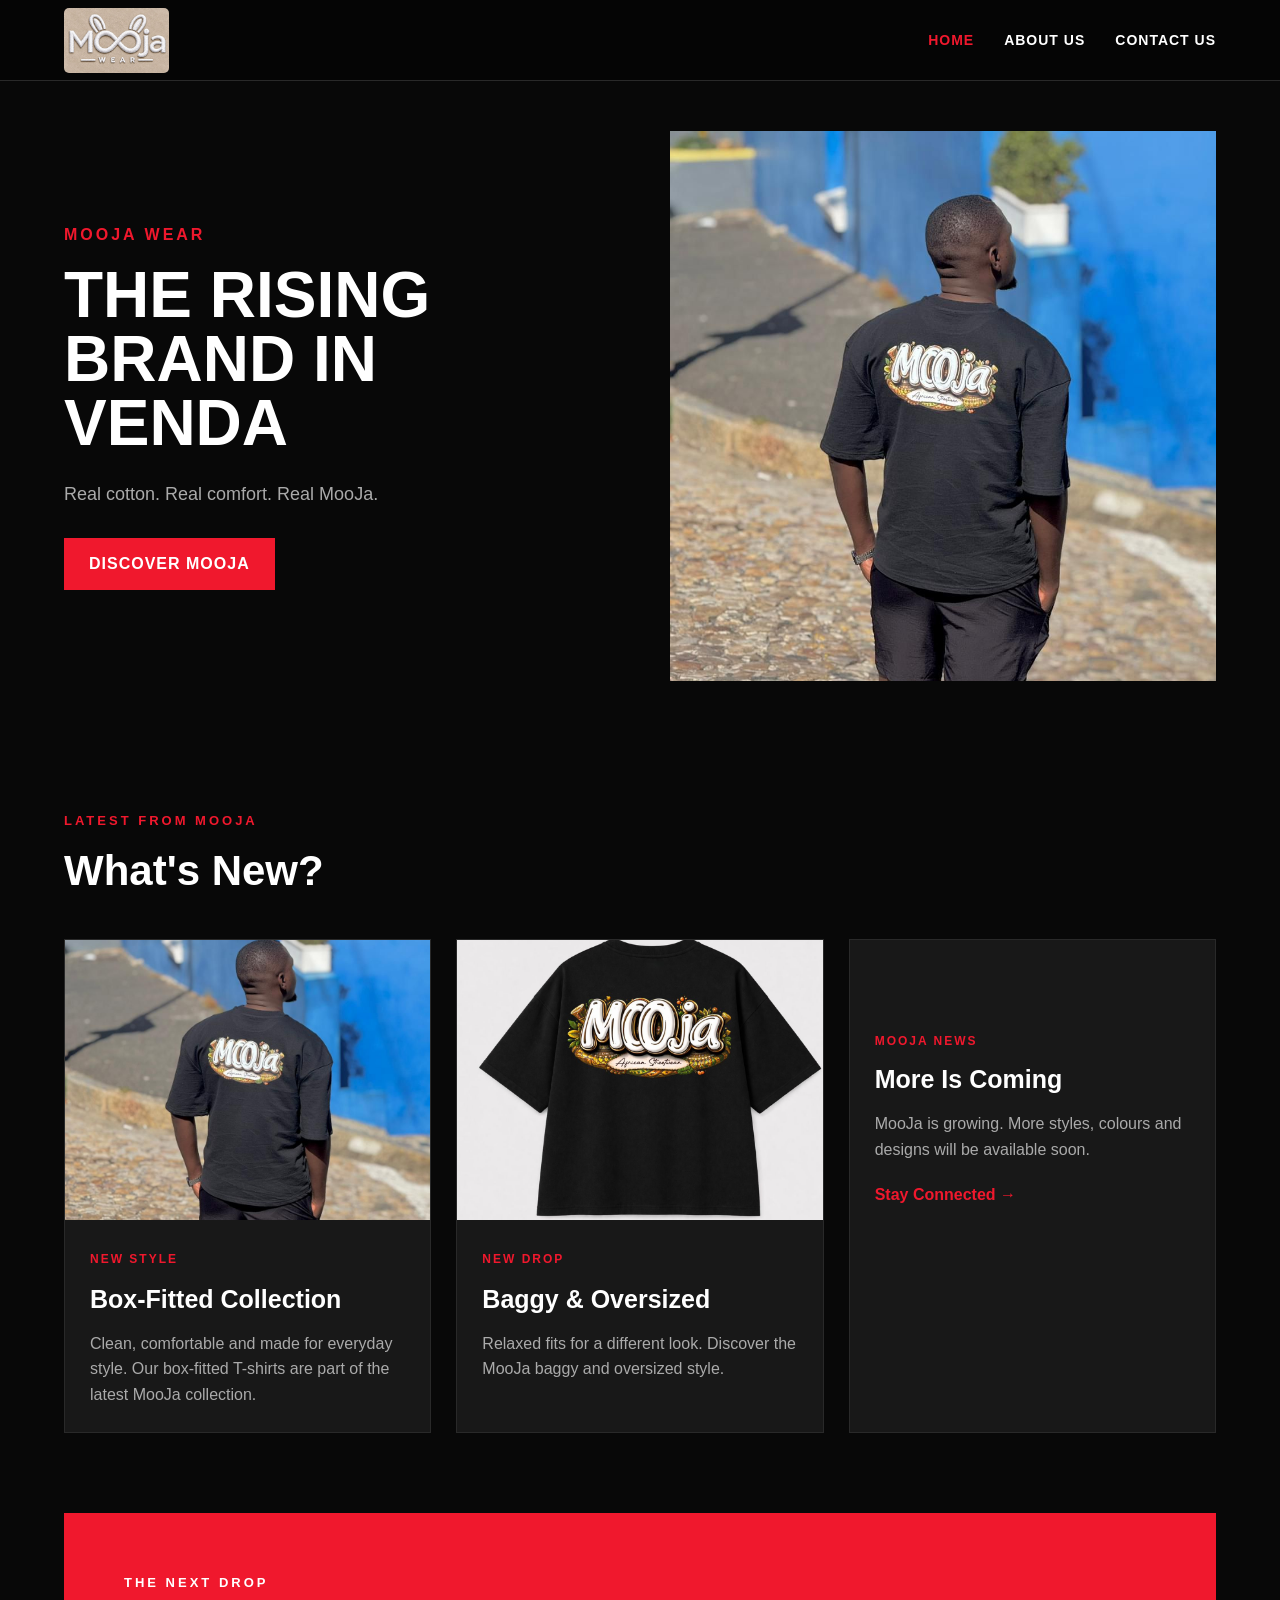
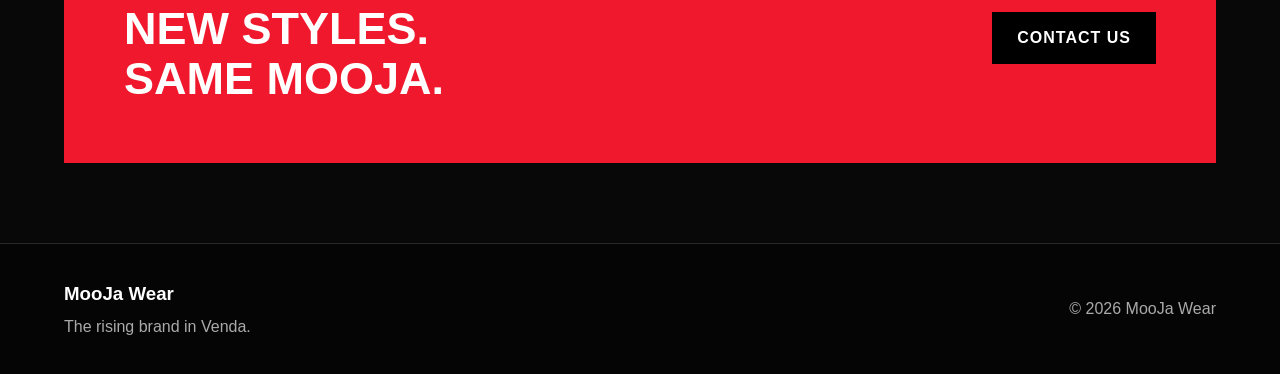
<file: index.html>
<!DOCTYPE html>
<html lang="en">
<head>
    <meta charset="UTF-8">
    <meta name="viewport" content="width=device-width, initial-scale=1.0">
    <title>MooJa Wear | The Rising Brand in Venda</title>
    <link rel="stylesheet" href="mooja.css">
</head>

<body>

<header>
    <div class="nav-container">

        <a class="logo" href="index.html">
            <img src="logo.jpeg" alt="MooJa Wear Logo">
        </a>

        <nav>
            <a href="index.html" class="active">Home</a>
            <a href="about.html">About Us</a>
            <a href="contact.html">Contact Us</a>
        </nav>

    </div>
</header>


<main>

    <section class="hero">

        <div class="hero-text">
            <p class="small-title">MOOJA WEAR</p>

            <h1>
                THE RISING<br>
                BRAND IN VENDA
            </h1>

            <p>
                Real cotton. Real comfort. Real MooJa.
            </p>

            <a href="about.html" class="main-button">
                Discover MooJa
            </a>
        </div>

        <div class="hero-image">
            <img src="sale.jpeg" alt="MooJa T-shirt">
        </div>

    </section>


    <section class="news">

        <div class="section-title">
            <p>LATEST FROM MOOJA</p>
            <h2>What's New?</h2>
        </div>

        <div class="news-container">

            <div class="news-card">
                <img src="sale.jpeg" alt="MooJa Box-Fitted T-shirt">

                <div class="news-content">
                    <span>NEW STYLE</span>
                    <h3>Box-Fitted Collection</h3>
                    <p>
                        Clean, comfortable and made for everyday style.
                        Our box-fitted T-shirts are part of the latest MooJa collection.
                    </p>
                </div>
            </div>


            <div class="news-card">
                <img src="baggy.jpeg" alt="MooJa Baggy T-shirt">

                <div class="news-content">
                    <span>NEW DROP</span>
                    <h3>Baggy & Oversized</h3>
                    <p>
                        Relaxed fits for a different look.
                        Discover the MooJa baggy and oversized style.
                    </p>
                </div>
            </div>


            <div class="news-card">

                <div class="news-content brand-message">
                    <span>MOOJA NEWS</span>

                    <h3>More Is Coming</h3>

                    <p>
                        MooJa is growing. More styles, colours and designs
                        will be available soon.
                    </p>

                    <a href="contact.html" class="text-button">
                        Stay Connected →
                    </a>
                </div>

            </div>

        </div>

    </section>


    <section class="drop-banner">

        <div>
            <p>THE NEXT DROP</p>

            <h2>
                NEW STYLES.<br>
                SAME MOOJA.
            </h2>
        </div>

        <a href="contact.html" class="main-button">
            Contact Us
        </a>

    </section>

</main>


<footer>
    <div class="footer-container">

        <div>
            <h3>MooJa Wear</h3>
            <p>The rising brand in Venda.</p>
        </div>

        <div>
            <p>© <span class="year"></span> MooJa Wear</p>
        </div>

    </div>
</footer>


<script src="Mooja.js"></script>

</body>
</html>
</file>
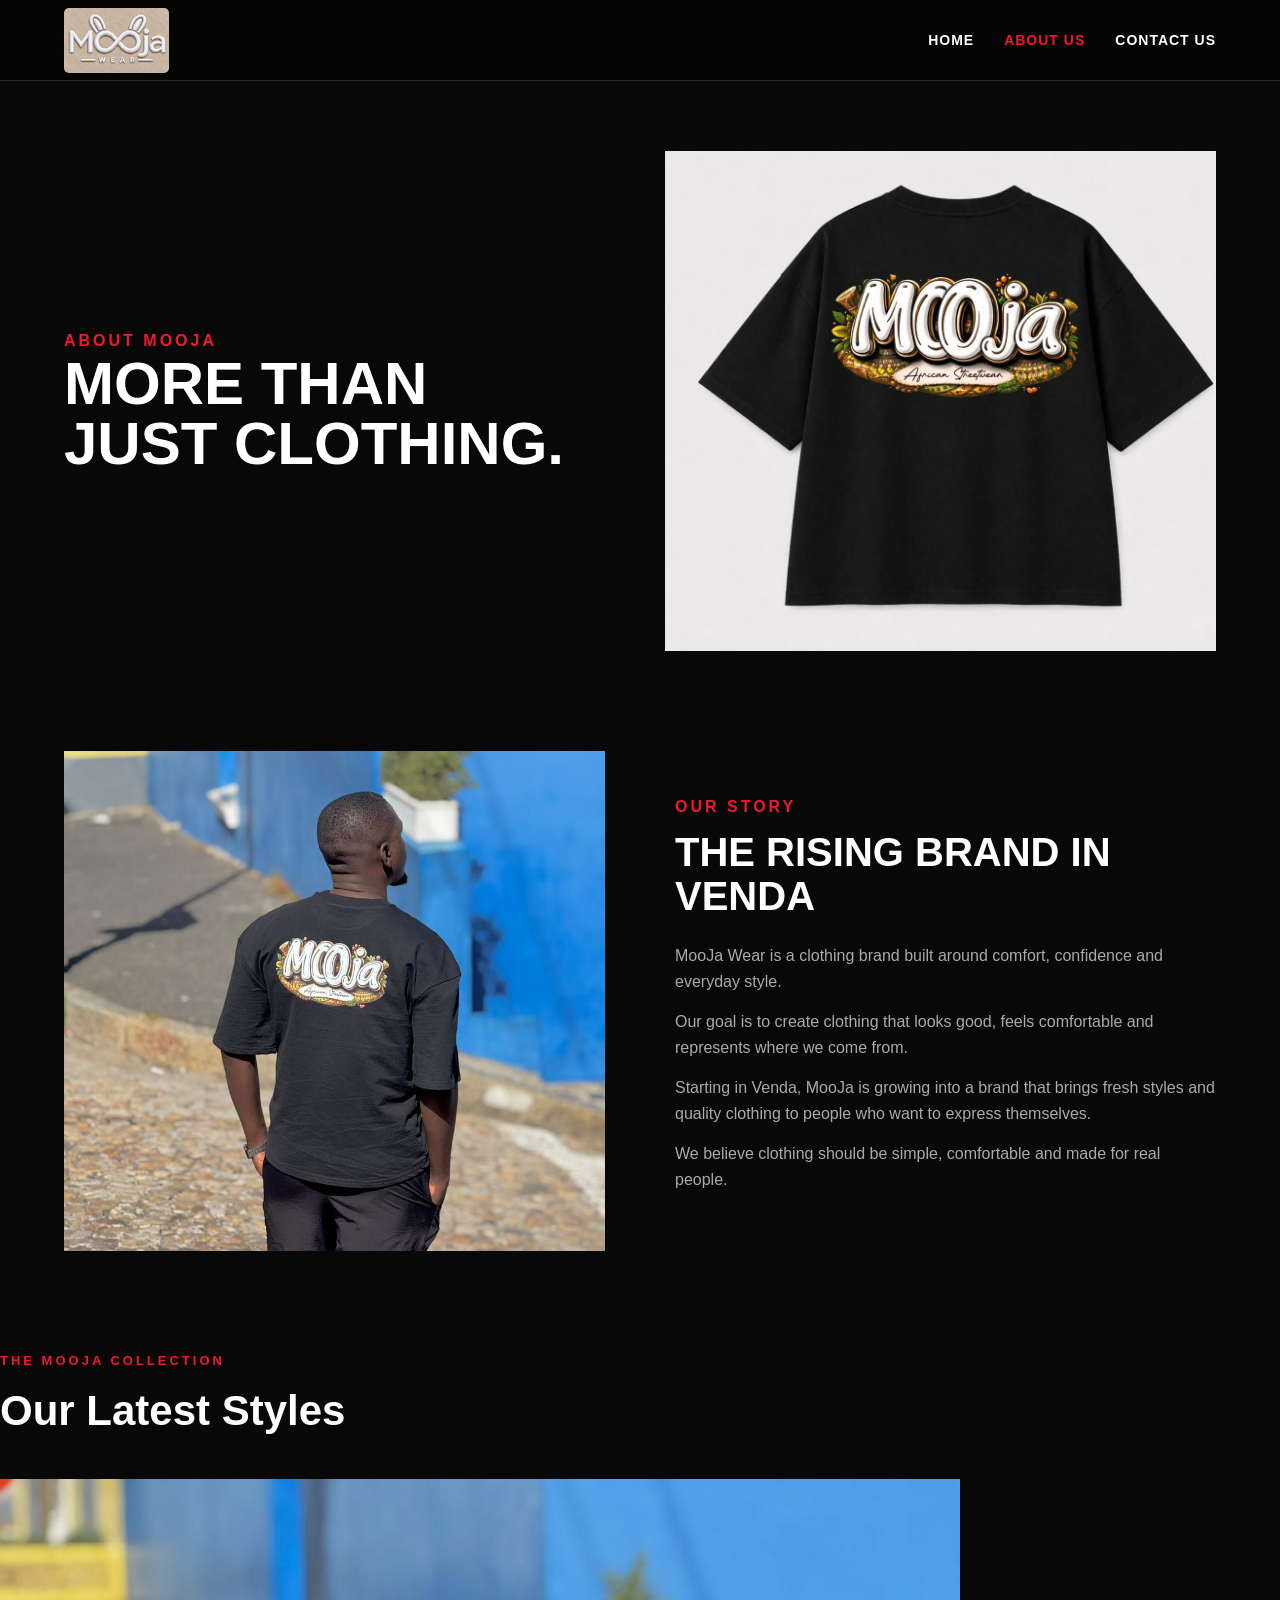
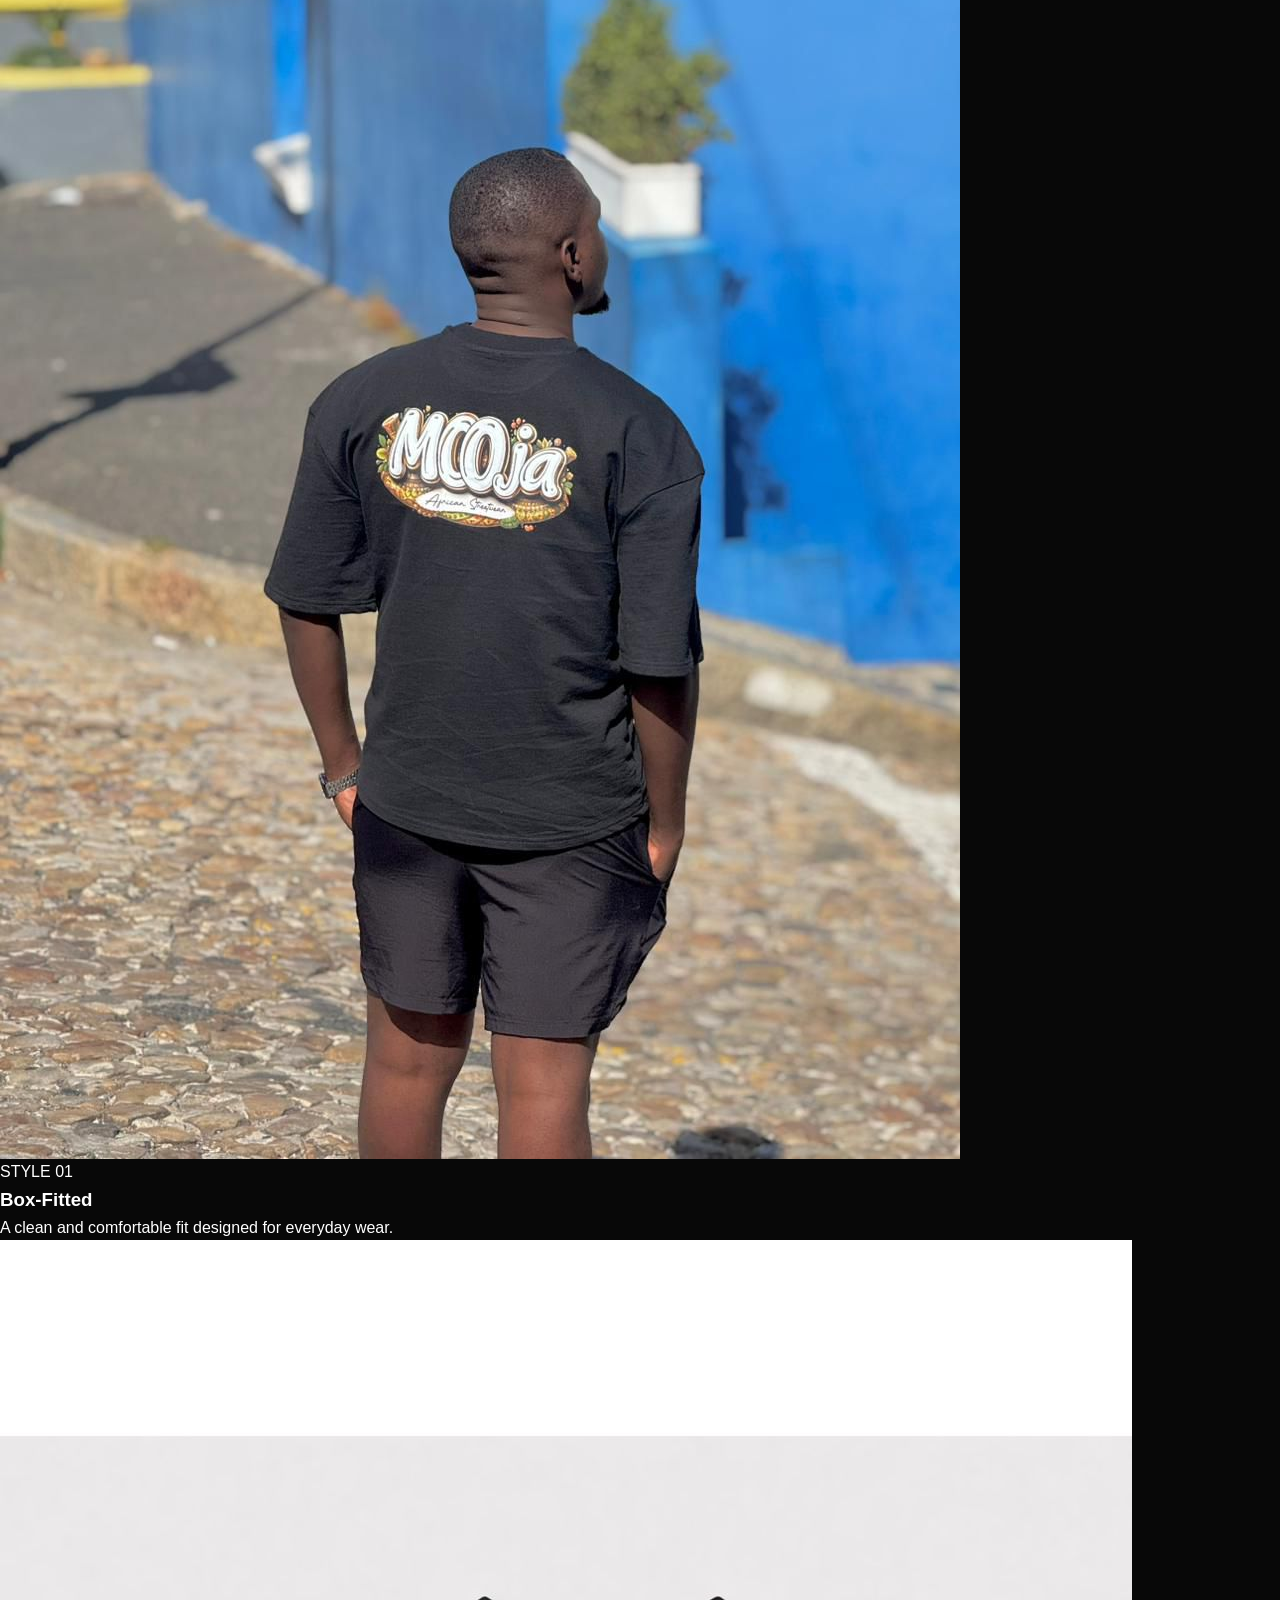
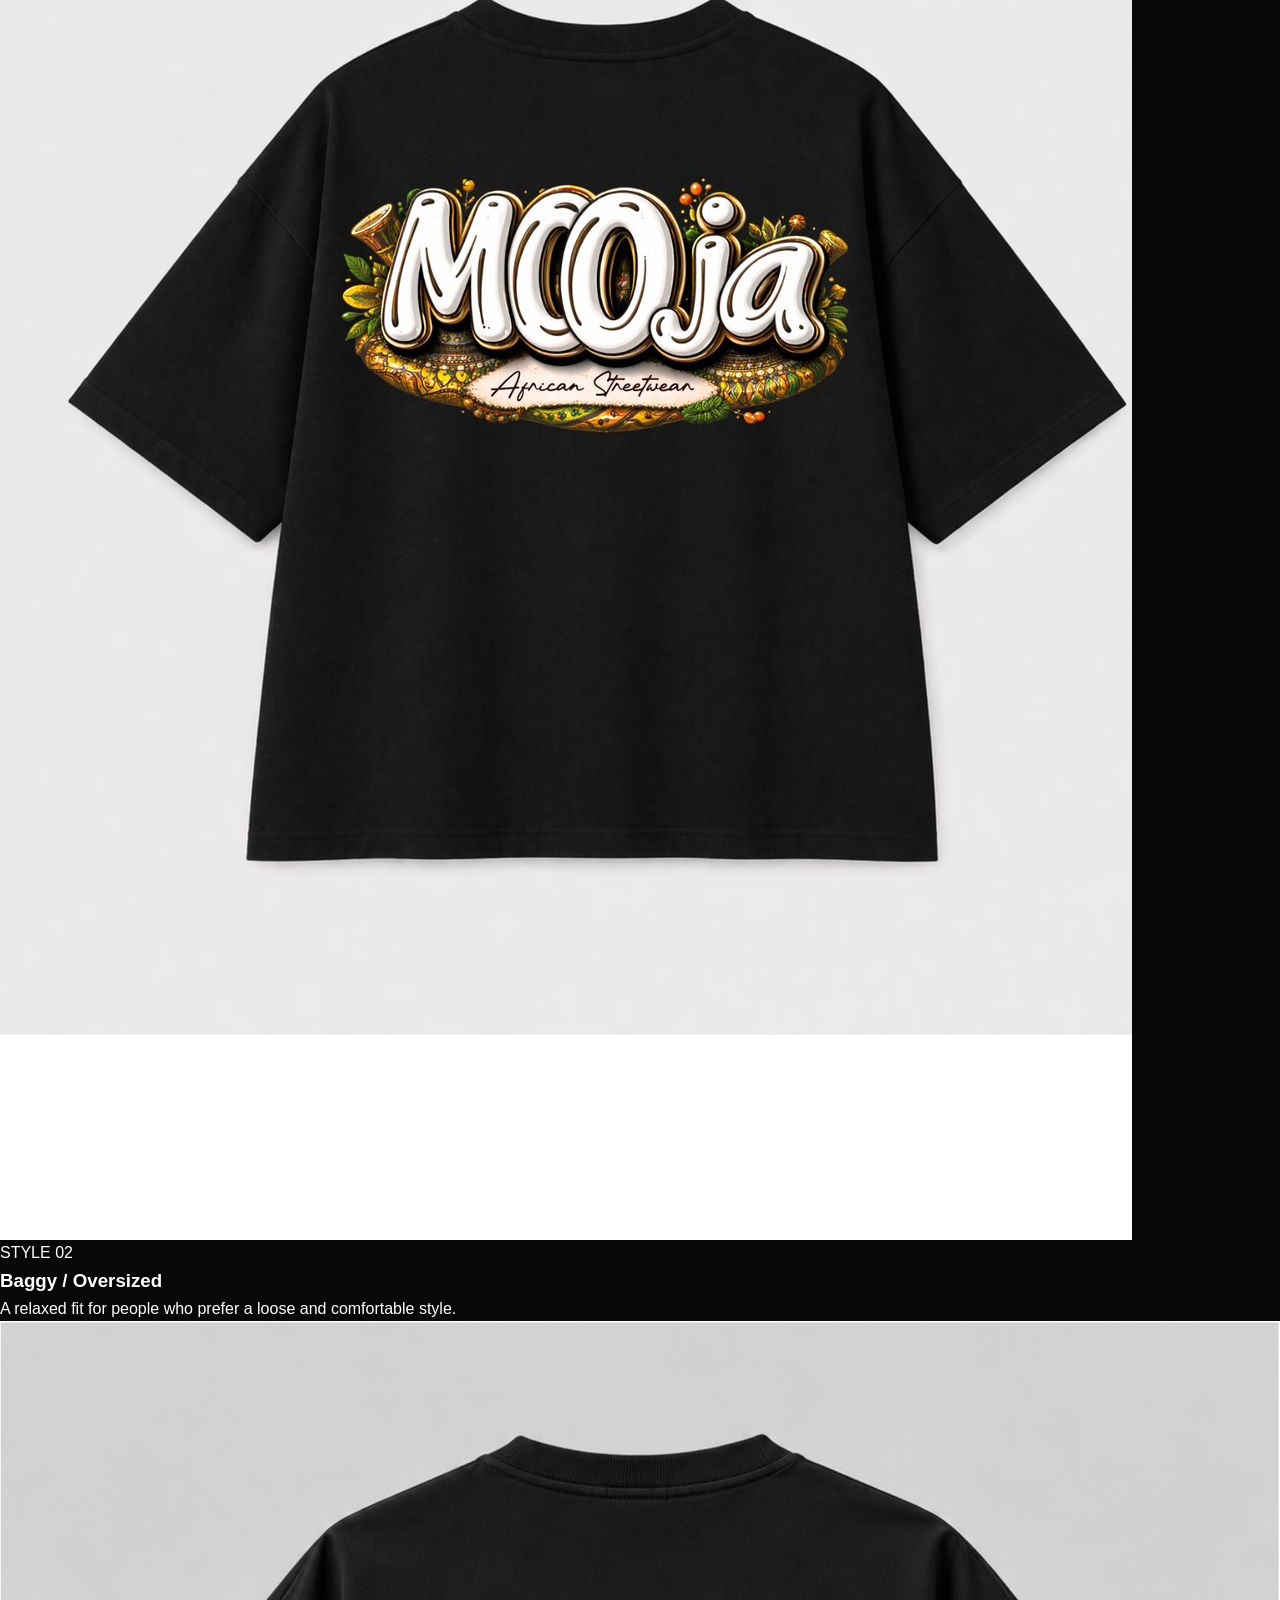
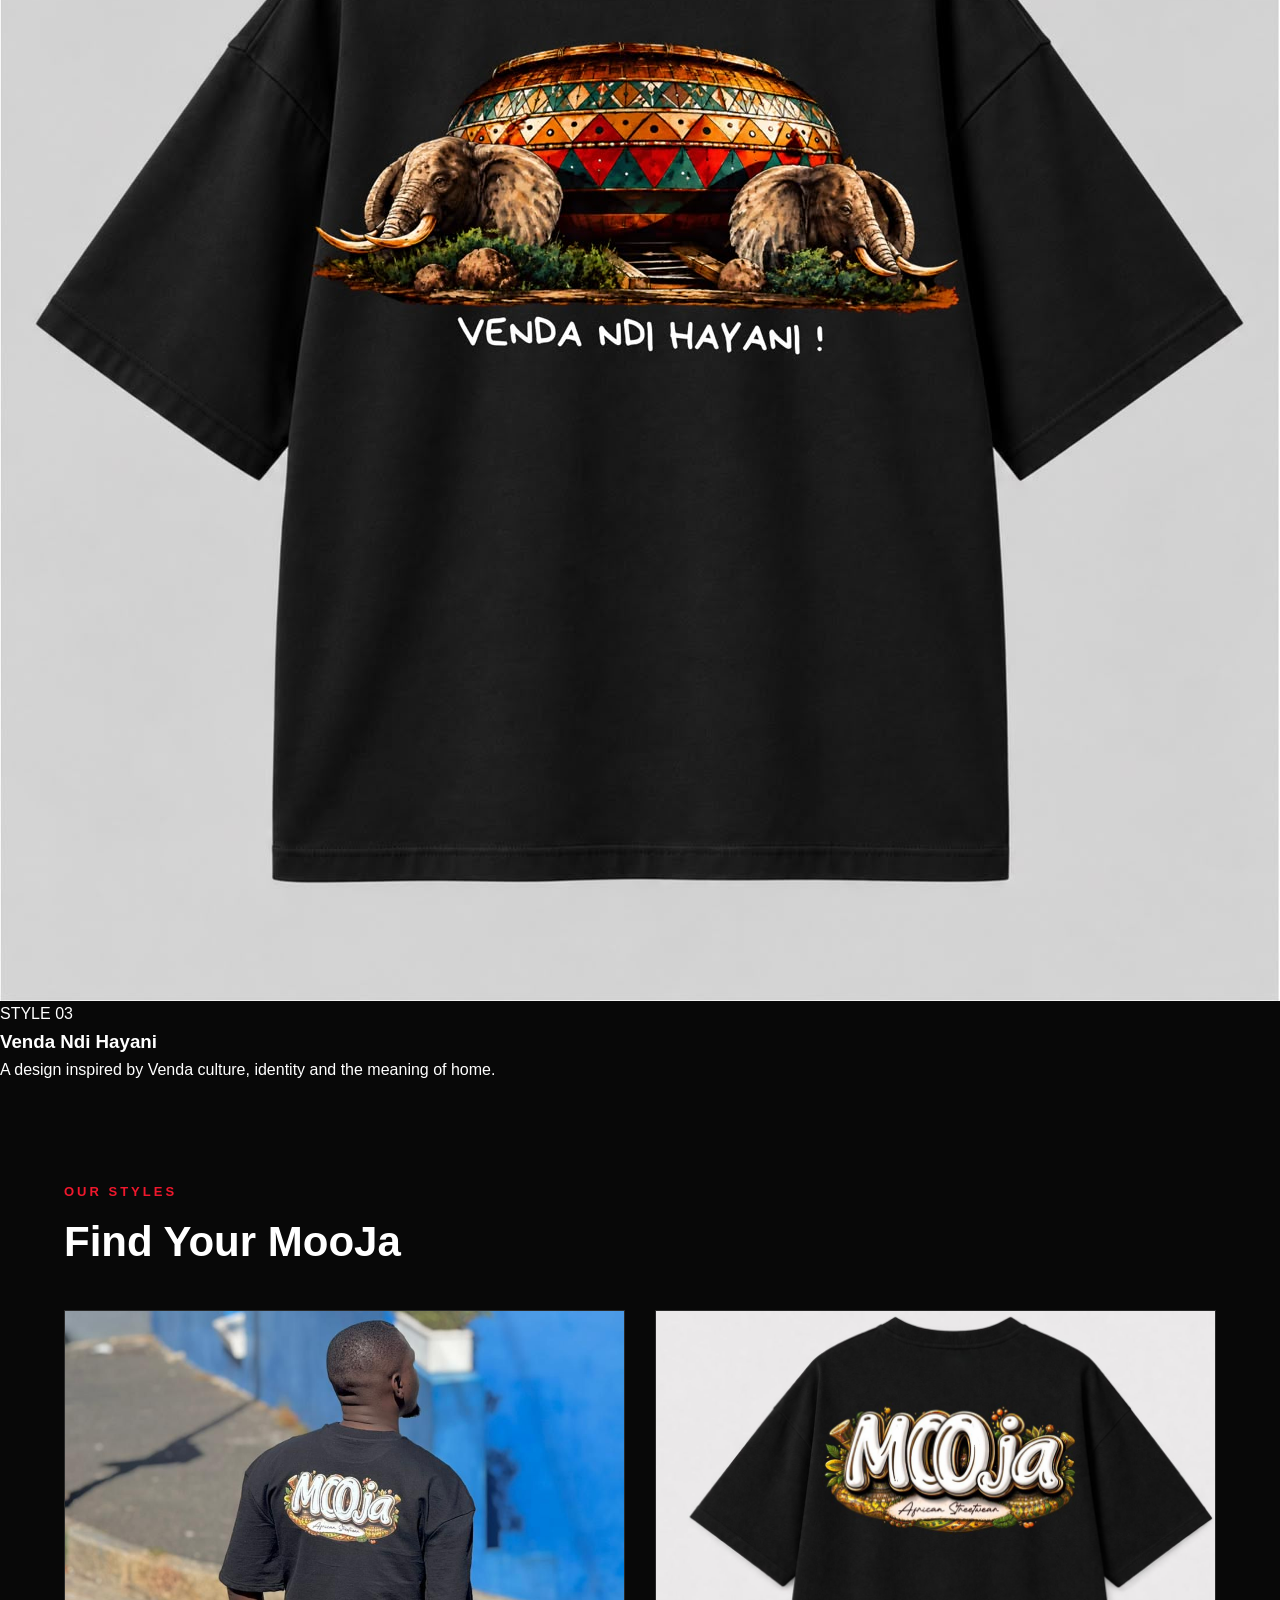
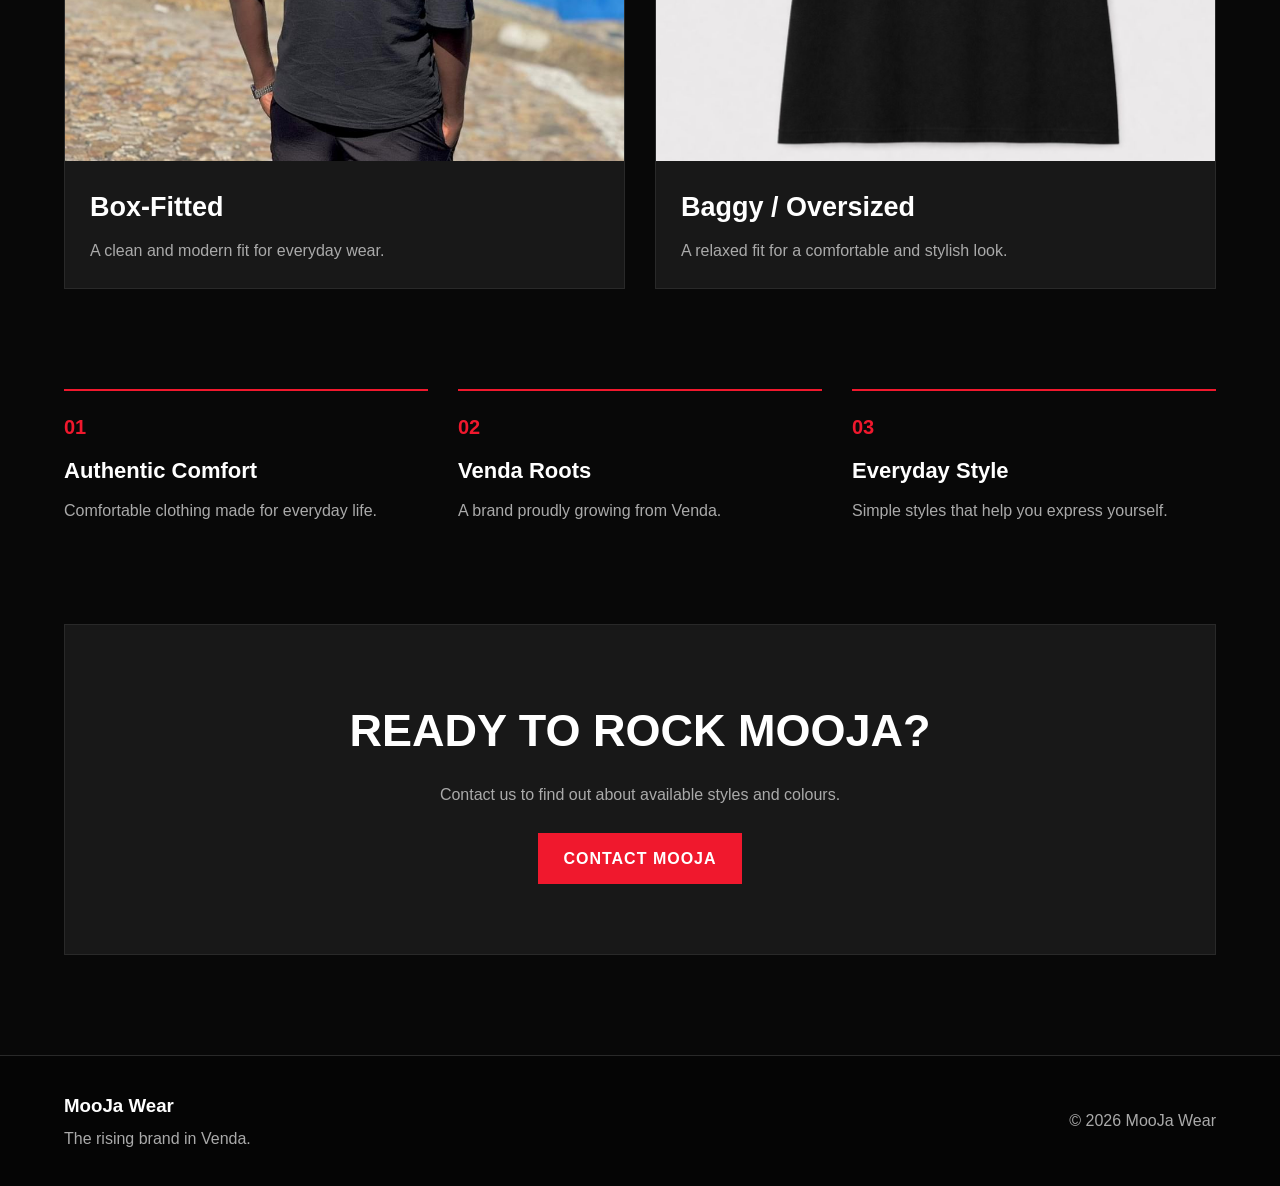
<file: about.html>
<!DOCTYPE html>
<html lang="en">
<head>
    <meta charset="UTF-8">
    <meta name="viewport" content="width=device-width, initial-scale=1.0">
    <title>About Us | MooJa Wear</title>
    <link rel="stylesheet" href="mooja.css">
</head>

<body>

<header>
    <div class="nav-container">

        <a class="logo" href="index.html">
            <img src="logo.jpeg" alt="MooJa Wear Logo">
        </a>

        <nav>
            <a href="index.html">Home</a>
            <a href="about.html" class="active">About Us</a>
            <a href="contact.html">Contact Us</a>
        </nav>

    </div>
</header>


<main>

    <section class="page-banner">

        <div>
            <p>ABOUT MOOJA</p>

            <h1>
                MORE THAN<br>
                JUST CLOTHING.
            </h1>
        </div>

        <img src="baggy.jpeg" alt="MooJa Baggy T-shirt">

    </section>


    <section class="story">

        <div class="story-image">
            <img src="sale.jpeg" alt="MooJa T-shirt">
        </div>

        <div class="story-text">

            <p class="small-title">OUR STORY</p>

            <h2>
                THE RISING BRAND IN VENDA
            </h2>

            <p>
                MooJa Wear is a clothing brand built around comfort,
                confidence and everyday style.
            </p>

            <p>
                Our goal is to create clothing that looks good,
                feels comfortable and represents where we come from.
            </p>

            <p>
                Starting in Venda, MooJa is growing into a brand
                that brings fresh styles and quality clothing to
                people who want to express themselves.
            </p>

            <p>
                We believe clothing should be simple, comfortable
                and made for real people.
            </p>

        </div>

    </section>


    <!-- MOOJA COLLECTION -->

    <section class="collection">

        <div class="section-title">
            <p>THE MOOJA COLLECTION</p>
            <h2>Our Latest Styles</h2>
        </div>


        <div class="collection-grid">

            <div class="collection-card">

                <img src="sale.jpeg" alt="MooJa Box-Fitted T-shirt">

                <div class="collection-info">
                    <span>STYLE 01</span>
                    <h3>Box-Fitted</h3>

                    <p>
                        A clean and comfortable fit designed
                        for everyday wear.
                    </p>
                </div>

            </div>


            <div class="collection-card">

                <img src="baggy.jpeg" alt="MooJa Baggy T-shirt">

                <div class="collection-info">
                    <span>STYLE 02</span>
                    <h3>Baggy / Oversized</h3>

                    <p>
                        A relaxed fit for people who prefer
                        a loose and comfortable style.
                    </p>
                </div>

            </div>


            <div class="collection-card">

                <img src="muvhu.jpeg" alt="MooJa Venda Ndi Hayani T-shirt">

                <div class="collection-info">
                    <span>STYLE 03</span>
                    <h3>Venda Ndi Hayani</h3>

                    <p>
                        A design inspired by Venda culture,
                        identity and the meaning of home.
                    </p>
                </div>

            </div>

        </div>

    </section>


    <!-- OUR STYLES -->

    <section class="styles-section">

        <div class="section-title">
            <p>OUR STYLES</p>
            <h2>Find Your MooJa</h2>
        </div>


        <div class="styles-container">

            <div class="style-card">

                <img src="sale.jpeg" alt="Box-Fitted T-shirt">

                <div>
                    <h3>Box-Fitted</h3>

                    <p>
                        A clean and modern fit for everyday wear.
                    </p>
                </div>

            </div>


            <div class="style-card">

                <img src="baggy.jpeg" alt="Baggy T-shirt">

                <div>
                    <h3>Baggy / Oversized</h3>

                    <p>
                        A relaxed fit for a comfortable and stylish look.
                    </p>
                </div>

            </div>

        </div>

    </section>


    <!-- BRAND VALUES -->

    <section class="values">

        <div class="value">
            <h3>01</h3>

            <h4>Authentic Comfort</h4>

            <p>
                Comfortable clothing made for everyday life.
            </p>
        </div>


        <div class="value">
            <h3>02</h3>

            <h4>Venda Roots</h4>

            <p>
                A brand proudly growing from Venda.
            </p>
        </div>


        <div class="value">
            <h3>03</h3>

            <h4>Everyday Style</h4>

            <p>
                Simple styles that help you express yourself.
            </p>
        </div>

    </section>


    <!-- CONTACT -->

    <section class="about-cta">

        <h2>
            READY TO ROCK MOOJA?
        </h2>

        <p>
            Contact us to find out about available styles and colours.
        </p>

        <a href="contact.html" class="main-button">
            Contact MooJa
        </a>

    </section>

</main>


<footer>

    <div class="footer-container">

        <div>
            <h3>MooJa Wear</h3>
            <p>The rising brand in Venda.</p>
        </div>

        <div>
            <p>© <span class="year"></span> MooJa Wear</p>
        </div>

    </div>

</footer>


<script src="Mooja.js"></script>

</body>
</html>
</file>
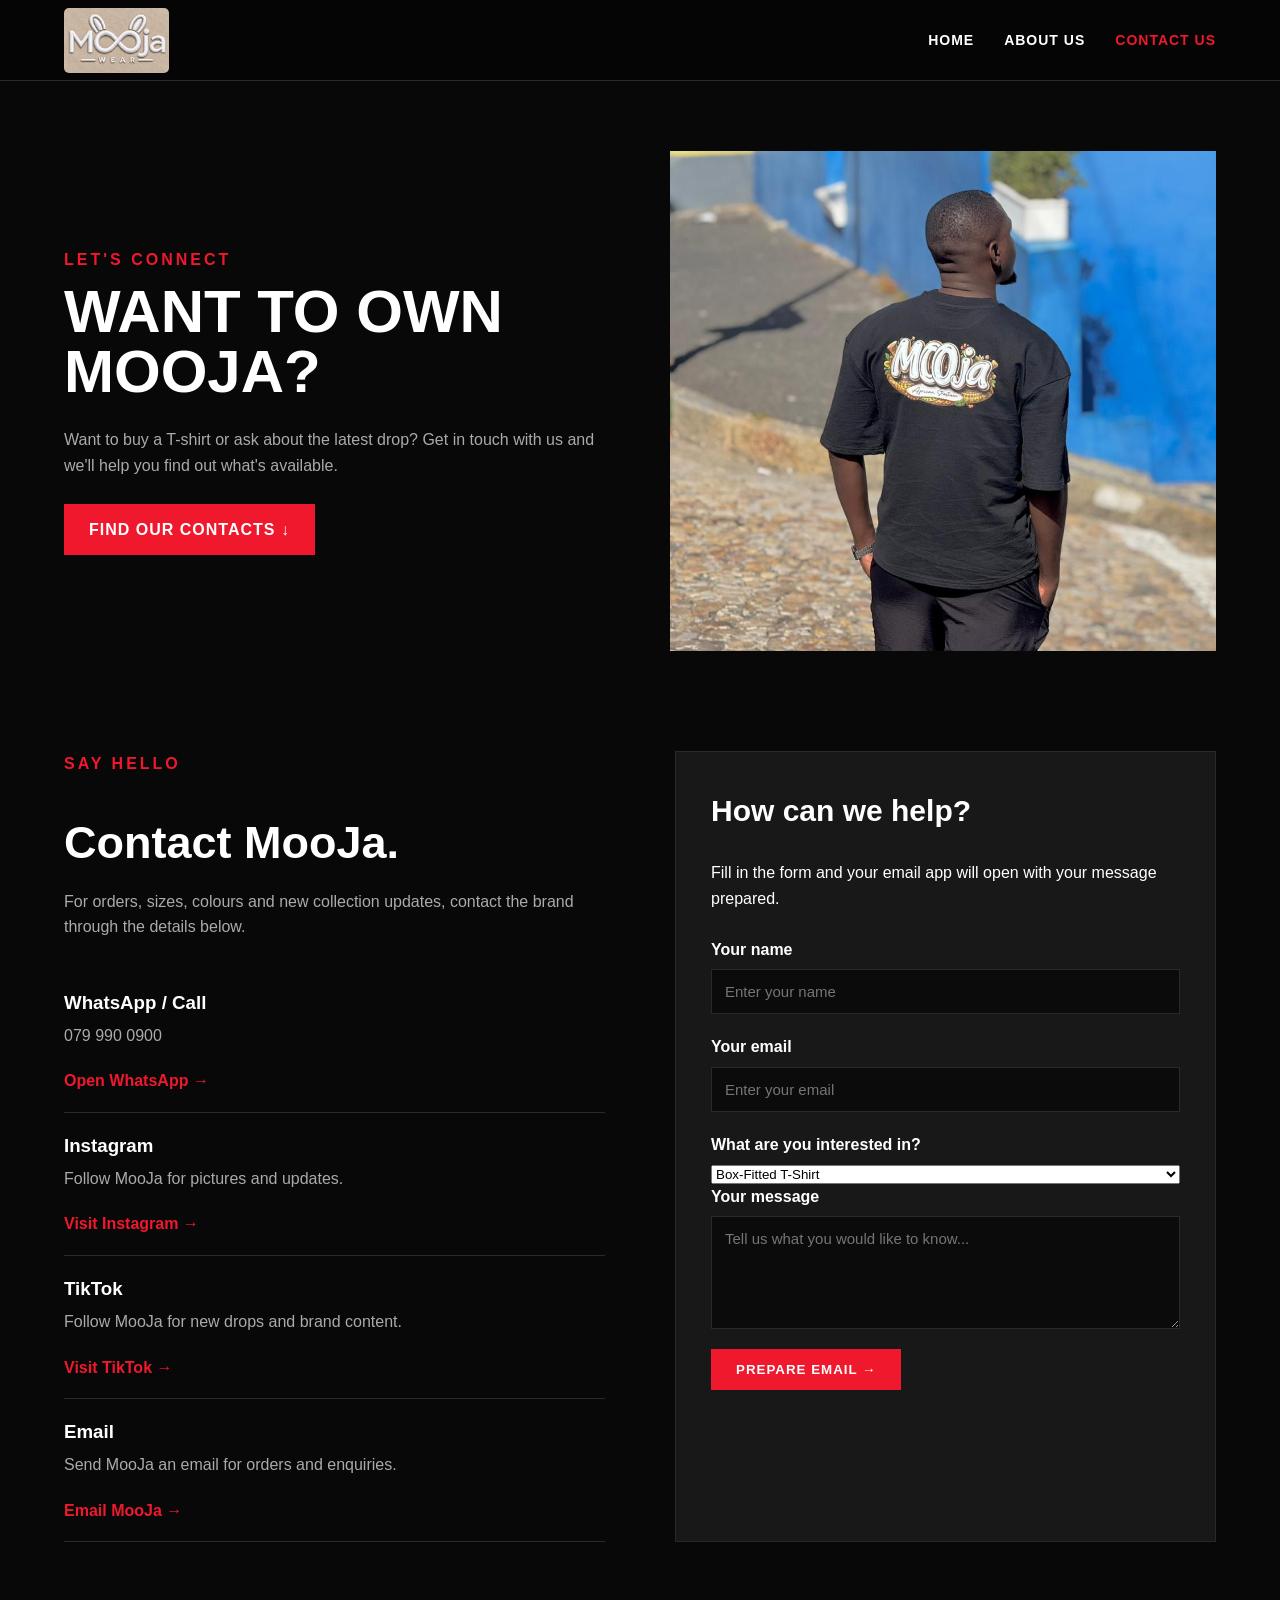
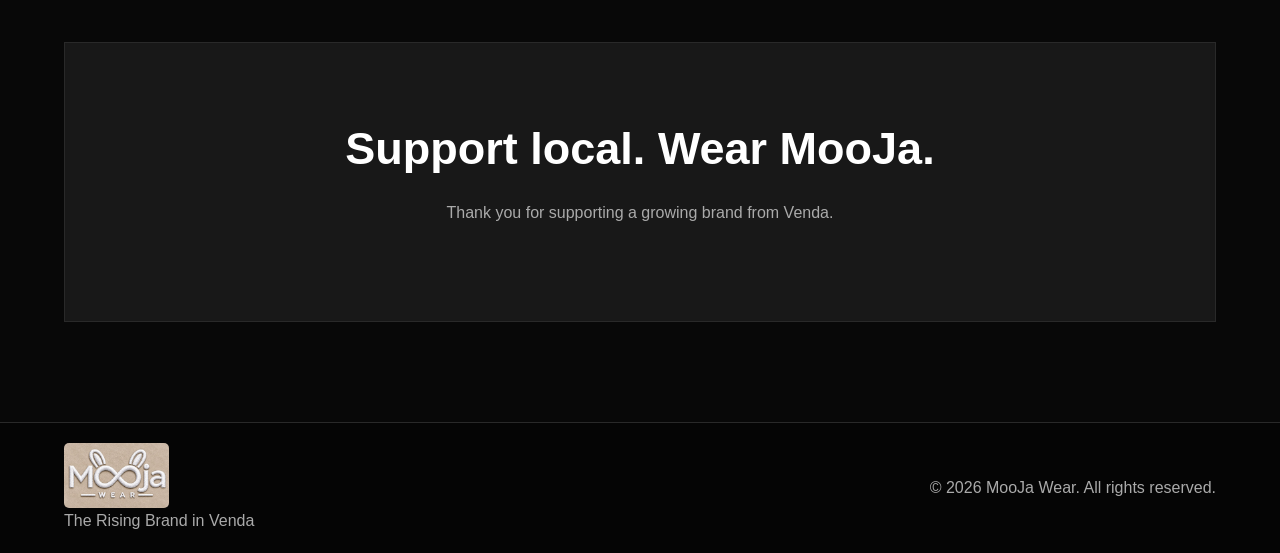
<file: contact.html>
<!DOCTYPE html>
<html lang="en">

<head>
    <meta charset="UTF-8">
    <meta name="viewport" content="width=device-width, initial-scale=1.0">

    <title>Contact MooJa Wear</title>

    <link rel="stylesheet" href="mooja.css">
</head>

<body>

<header>
    <div class="nav-container">

        <a class="logo" href="index.html">
            <img src="logo.jpeg" alt="MooJa Wear Logo">
        </a>

        <nav>
            <a href="index.html">Home</a>
            <a href="about.html">About Us</a>
            <a href="contact.html" class="active">Contact Us</a>
        </nav>

    </div>
</header>


<main>

    <section class="contact-hero">

        <div>

            <p class="small-title">
                LET'S CONNECT
            </p>

            <h1>
                WANT TO OWN<br>
                <span>MOOJA?</span>
            </h1>

            <p>
                Want to buy a T-shirt or ask about the latest
                drop? Get in touch with us and we'll help you
                find out what's available.
            </p>

            <br>

            <a class="main-button" href="#contact-details">
                FIND OUR CONTACTS ↓
            </a>

        </div>


        <div>
            <img src="sale.jpeg" alt="MooJa streetwear">
        </div>

    </section>



    <section class="contact-section" id="contact-details">

        <div class="contact-info">

            <p class="small-title">
                SAY HELLO
            </p>

            <h2>
                Contact <span>MooJa.</span>
            </h2>

            <p>
                For orders, sizes, colours and new collection
                updates, contact the brand through the details
                below.
            </p>


            <div class="contact-item">

                <h3>
                    WhatsApp / Call
                </h3>

                <p>
                    079 990 0900
                </p>

                <a class="text-button"
                   href="https://wa.me/27799900900"
                   target="_blank">

                    Open WhatsApp →

                </a>

            </div>


            <div class="contact-item">

                <h3>
                    Instagram
                </h3>

                <p>
                    Follow MooJa for pictures and updates.
                </p>

                <a class="text-button"
                   href="https://www.instagram.com/mooja_wear_?stkn=aTJlbXU3azFsdm40&utm_source=qr"
                   target="_blank">

                    Visit Instagram →

                </a>

            </div>


            <div class="contact-item">

                <h3>
                    TikTok
                </h3>

                <p>
                    Follow MooJa for new drops and brand content.
                </p>

                <a class="text-button"
                   href="https://www.tiktok.com/@mooja_wear?_r=1&_t=ZS-9ANpGC6hH32"
                   target="_blank">

                    Visit TikTok →

                </a>

            </div>


            <div class="contact-item">

                <h3>
                    Email
                </h3>

                <p>
                    Send MooJa an email for orders and enquiries.
                </p>

                <a class="text-button"
                   href="mailto:Moojawear@gmail.com">

                    Email MooJa →

                </a>

            </div>

        </div>



        <div class="contact-form-container">

            <h2>
                How can we help?
            </h2>

            <p>
                Fill in the form and your email app will open
                with your message prepared.
            </p>

            <br>


            <form id="contact-form">

                <label for="name">
                    Your name
                </label>

                <input
                    type="text"
                    id="name"
                    name="name"
                    placeholder="Enter your name"
                    required
                >


                <label for="email">
                    Your email
                </label>

                <input
                    type="email"
                    id="email"
                    name="email"
                    placeholder="Enter your email"
                    required
                >


                <label for="subject">
                    What are you interested in?
                </label>

                <select
                    id="subject"
                    name="subject">

                    <option>
                        Box-Fitted T-Shirt
                    </option>

                    <option>
                        Baggy T-Shirt
                    </option>

                    <option>
                        New collection
                    </option>

                    <option>
                        General enquiry
                    </option>

                </select>


                <label for="message">
                    Your message
                </label>

                <textarea
                    id="message"
                    name="message"
                    rows="5"
                    placeholder="Tell us what you would like to know..."
                    required
                ></textarea>


                <button
                    class="main-button"
                    type="submit">

                    PREPARE EMAIL →

                </button>

            </form>

        </div>

    </section>



    <section class="about-cta">

        <h2>
            Support local.
            <span>Wear MooJa.</span>
        </h2>

        <p>
            Thank you for supporting a growing brand from Venda.
        </p>

    </section>

</main>



<footer>

    <div class="footer-container">

        <div>

            <a class="logo" href="index.html">
                <img src="logo.jpeg" alt="MooJa Wear Logo">
            </a>

            <p>
                The Rising Brand in Venda
            </p>

        </div>


        <div>

            <p>
                © <span class="year"></span>
                MooJa Wear.
                All rights reserved.
            </p>

        </div>

    </div>

</footer>



<script src="Mooja.js"></script>

</body>
</html>
</file>
<file: mooja.css>
* {
    margin: 0;
    padding: 0;
    box-sizing: border-box;
}

:root {
    --red: #f0182d;
    --black: #080808;
    --dark: #111111;
    --panel: #181818;
    --white: #ffffff;
    --gray: #aaaaaa;
    --line: #292929;
}

body {
    font-family: Arial, Helvetica, sans-serif;
    background: var(--black);
    color: var(--white);
    line-height: 1.6;
    overflow-x: hidden;
}

img {
    max-width: 100%;
    display: block;
}

a {
    color: inherit;
    text-decoration: none;
}


/* HEADER */

header {
    background: #050505;
    border-bottom: 1px solid var(--line);
    position: sticky;
    top: 0;
    z-index: 100;
}

.nav-container {
    width: 90%;
    max-width: 1200px;
    margin: auto;
    min-height: 80px;

    display: flex;
    align-items: center;
    justify-content: space-between;
}


/* LOGO */

.logo {
    display: flex;
    align-items: center;
}

.logo img {
    width: 105px;
    height: 65px;
    object-fit: cover;
    object-position: center;
    border-radius: 5px;
}


/* NAVIGATION */

nav {
    display: flex;
    gap: 30px;
}

nav a {
    font-size: 14px;
    font-weight: bold;
    text-transform: uppercase;
    letter-spacing: 1px;
    transition: 0.3s;
}

nav a:hover,
nav a.active {
    color: var(--red);
}


/* HERO */

.hero {
    width: 90%;
    max-width: 1200px;
    min-height: 650px;
    margin: auto;

    display: grid;
    grid-template-columns: 1fr 1fr;
    align-items: center;
    gap: 60px;
}

.hero-text .small-title {
    color: var(--red);
    font-weight: bold;
    letter-spacing: 3px;
    margin-bottom: 15px;
}

.hero h1 {
    font-size: 64px;
    line-height: 1;
    margin-bottom: 25px;
}

.hero-text > p:not(.small-title) {
    color: var(--gray);
    font-size: 18px;
    margin-bottom: 30px;
}

.hero-image img {
    width: 100%;
    max-height: 550px;
    object-fit: cover;
}


/* BUTTON */

.main-button {
    display: inline-block;
    background: var(--red);
    color: white;
    padding: 13px 25px;
    border: none;
    font-weight: bold;
    text-transform: uppercase;
    letter-spacing: 1px;
    cursor: pointer;
    transition: 0.3s;
}

.main-button:hover {
    background: white;
    color: black;
}


/* NEWS */

.news {
    width: 90%;
    max-width: 1200px;
    margin: 80px auto;
}

.section-title {
    margin-bottom: 35px;
}

.section-title p {
    color: var(--red);
    font-size: 13px;
    font-weight: bold;
    letter-spacing: 3px;
}

.section-title h2 {
    font-size: 42px;
    margin-top: 5px;
}

.news-container {
    display: grid;
    grid-template-columns: repeat(3, 1fr);
    gap: 25px;
}

.news-card {
    background: var(--panel);
    border: 1px solid var(--line);
}

.news-card img {
    width: 100%;
    height: 280px;
    object-fit: cover;
}

.news-content {
    padding: 25px;
}

.news-content span {
    color: var(--red);
    font-size: 12px;
    font-weight: bold;
    letter-spacing: 2px;
}

.news-content h3 {
    font-size: 25px;
    margin: 8px 0 12px;
}

.news-content p {
    color: var(--gray);
}

.text-button {
    display: inline-block;
    margin-top: 20px;
    color: var(--red);
    font-weight: bold;
}

.text-button:hover {
    color: white;
}

.brand-message {
    min-height: 360px;
    display: flex;
    flex-direction: column;
    justify-content: center;
}


/* DROP BANNER */

.drop-banner {
    width: 90%;
    max-width: 1200px;
    margin: 80px auto;

    padding: 60px;
    background: var(--red);

    display: flex;
    align-items: center;
    justify-content: space-between;
    gap: 30px;
}

.drop-banner p {
    font-size: 13px;
    font-weight: bold;
    letter-spacing: 3px;
}

.drop-banner h2 {
    font-size: 45px;
    line-height: 1.1;
    margin-top: 10px;
}

.drop-banner .main-button {
    background: black;
}

.drop-banner .main-button:hover {
    background: white;
    color: black;
}


/* PAGE BANNER */

.page-banner {
    width: 90%;
    max-width: 1200px;
    margin: 70px auto;

    display: grid;
    grid-template-columns: 1fr 1fr;
    gap: 50px;
    align-items: center;
}

.page-banner p {
    color: var(--red);
    font-weight: bold;
    letter-spacing: 3px;
}

.page-banner h1 {
    font-size: 60px;
    line-height: 1;
}

.page-banner img {
    width: 100%;
    height: 500px;
    object-fit: cover;
}


/* STORY */

.story {
    width: 90%;
    max-width: 1200px;
    margin: 100px auto;

    display: grid;
    grid-template-columns: 1fr 1fr;
    gap: 70px;
    align-items: center;
}

.story-image img {
    width: 100%;
    height: 500px;
    object-fit: cover;
}

.story-text .small-title {
    color: var(--red);
    font-weight: bold;
    letter-spacing: 3px;
}

.story-text h2 {
    font-size: 40px;
    line-height: 1.1;
    margin: 10px 0 25px;
}

.story-text p:not(.small-title) {
    color: var(--gray);
    margin-bottom: 15px;
}


/* STYLES */

.styles-section {
    width: 90%;
    max-width: 1200px;
    margin: 100px auto;
}

.styles-container {
    display: grid;
    grid-template-columns: 1fr 1fr;
    gap: 30px;
}

.style-card {
    background: var(--panel);
    border: 1px solid var(--line);
}

.style-card img {
    width: 100%;
    height: 450px;
    object-fit: cover;
}

.style-card div {
    padding: 25px;
}

.style-card h3 {
    font-size: 27px;
    margin-bottom: 8px;
}

.style-card p {
    color: var(--gray);
}


/* VALUES */

.values {
    width: 90%;
    max-width: 1200px;
    margin: 100px auto;

    display: grid;
    grid-template-columns: repeat(3, 1fr);
    gap: 30px;
}

.value {
    border-top: 2px solid var(--red);
    padding-top: 20px;
}

.value h3 {
    color: var(--red);
    font-size: 20px;
}

.value h4 {
    font-size: 22px;
    margin: 10px 0;
}

.value p {
    color: var(--gray);
}


/* ABOUT CTA */

.about-cta {
    width: 90%;
    max-width: 1200px;
    margin: 100px auto;
    padding: 70px 30px;

    text-align: center;
    background: var(--panel);
    border: 1px solid var(--line);
}

.about-cta h2 {
    font-size: 45px;
}

.about-cta p {
    color: var(--gray);
    margin: 15px 0 25px;
}


/* CONTACT HERO */

.contact-hero {
    width: 90%;
    max-width: 1200px;
    margin: 70px auto;

    display: grid;
    grid-template-columns: 1fr 1fr;
    gap: 60px;
    align-items: center;
}

.contact-hero .small-title {
    color: var(--red);
    font-weight: bold;
    letter-spacing: 3px;
}

.contact-hero h1 {
    font-size: 60px;
    line-height: 1;
    margin: 10px 0 25px;
}

.contact-hero p:not(.small-title) {
    color: var(--gray);
}

.contact-hero img {
    width: 100%;
    height: 500px;
    object-fit: cover;
}


/* CONTACT SECTION */

.contact-section {
    width: 90%;
    max-width: 1200px;
    margin: 100px auto;

    display: grid;
    grid-template-columns: 1fr 1fr;
    gap: 70px;
}

.contact-info .small-title {
    color: var(--red);
    font-weight: bold;
    letter-spacing: 3px;
}

.contact-info h2 {
    font-size: 45px;
    margin: 10px 0;
}

.contact-info > p {
    color: var(--gray);
    margin-bottom: 30px;
}

.contact-item {
    border-bottom: 1px solid var(--line);
    padding: 18px 0;
}

.contact-item h3 {
    margin-bottom: 5px;
}

.contact-item p {
    color: var(--gray);
}


/* CONTACT FORM */

.contact-form-container {
    background: var(--panel);
    padding: 35px;
    border: 1px solid var(--line);
}

.contact-form-container h2 {
    font-size: 30px;
    margin-bottom: 25px;
}

form {
    display: flex;
    flex-direction: column;
}

form label {
    font-weight: bold;
    margin-bottom: 7px;
}

form input,
form textarea {
    width: 100%;
    padding: 13px;
    margin-bottom: 20px;

    background: #0b0b0b;
    color: white;
    border: 1px solid var(--line);

    font-family: inherit;
    font-size: 15px;
}

form input:focus,
form textarea:focus {
    outline: none;
    border-color: var(--red);
}

form textarea {
    resize: vertical;
}

form .main-button {
    align-self: flex-start;
}


/* FOOTER */

footer {
    background: #050505;
    border-top: 1px solid var(--line);
    margin-top: 80px;
}

.footer-container {
    width: 90%;
    max-width: 1200px;
    min-height: 130px;
    margin: auto;

    display: flex;
    align-items: center;
    justify-content: space-between;
    gap: 30px;
}

.footer-container h3 {
    margin-bottom: 5px;
}

.footer-container p {
    color: var(--gray);
}


/* MOBILE */

@media (max-width: 800px) {

    .nav-container {
        flex-direction: column;
        padding: 15px 0;
        gap: 15px;
    }

    .logo img {
        width: 90px;
        height: 55px;
        object-fit: contain;
    }

    nav {
        gap: 15px;
        flex-wrap: wrap;
        justify-content: center;
    }

    nav a {
        font-size: 12px;
    }


    .hero,
    .page-banner,
    .story,
    .contact-hero,
    .contact-section {
        grid-template-columns: 1fr;
    }


    .hero {
        padding: 60px 0;
        min-height: auto;
    }

    .hero h1 {
        font-size: 45px;
    }


    /* FIX MOBILE HERO IMAGE */

    .hero-image img {
        width: 100%;
        height: auto;
        max-height: none;
        object-fit: contain;
    }


    .news-container,
    .styles-container,
    .values {
        grid-template-columns: 1fr;
    }


    .section-title h2 {
        font-size: 35px;
    }


    .drop-banner {
        flex-direction: column;
        align-items: flex-start;
        padding: 40px 25px;
    }

    .drop-banner h2 {
        font-size: 35px;
    }


    .page-banner h1 {
        font-size: 45px;
    }


    /* FIX PAGE BANNER IMAGE */

    .page-banner img {
        width: 100%;
        height: auto;
        max-height: none;
        object-fit: contain;
    }


    .story-text h2 {
        font-size: 35px;
    }


    /* FIX STORY IMAGE */

    .story-image img {
        width: 100%;
        height: auto;
        max-height: none;
        object-fit: contain;
    }


    /* FIX STYLE IMAGES */

    .style-card img {
        width: 100%;
        height: auto;
        max-height: none;
        object-fit: contain;
    }


    .contact-hero h1 {
        font-size: 45px;
    }


    /* FIX CONTACT IMAGE */

    .contact-hero img {
        width: 100%;
        height: auto;
        max-height: none;
        object-fit: contain;
    }


    .about-cta h2 {
        font-size: 35px;
    }


    .footer-container {
        flex-direction: column;
        justify-content: center;
        text-align: center;
        padding: 30px 0;
    }
}


/* SMALL PHONES */

@media (max-width: 480px) {

    .nav-container {
        width: 94%;
    }

    nav {
        gap: 10px;
    }

    nav a {
        font-size: 11px;
        letter-spacing: 0.5px;
    }


    .hero h1,
    .contact-hero h1,
    .page-banner h1 {
        font-size: 38px;
    }


    .hero {
        width: 94%;
        padding: 45px 0;
    }


    .news,
    .styles-section,
    .values,
    .page-banner,
    .story,
    .contact-hero,
    .contact-section {
        width: 94%;
    }


    .section-title h2,
    .story-text h2,
    .contact-info h2,
    .about-cta h2 {
        font-size: 30px;
    }


    .drop-banner {
        width: 94%;
        padding: 35px 20px;
    }

    .drop-banner h2 {
        font-size: 30px;
    }


    .contact-form-container {
        padding: 20px;
    }


    /* KEEP MOBILE IMAGES FULL */

    .hero-image img,
    .page-banner img,
    .story-image img,
    .style-card img,
    .contact-hero img,
    .news-card img {
        width: 100%;
        height: auto;
        max-height: none;
        object-fit: contain;
    }

}
</file>
